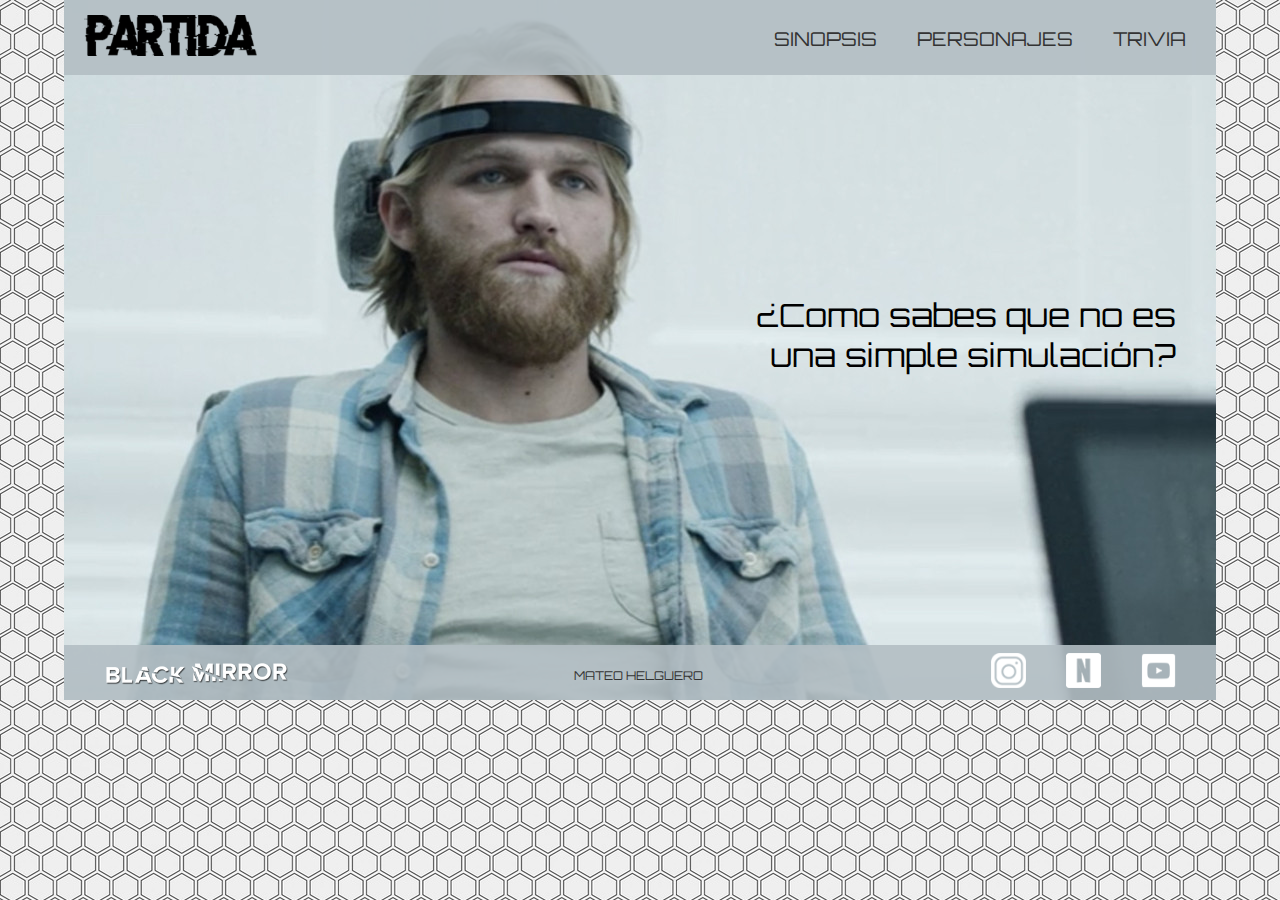
<file: index.html>
<!DOCTYPE html>
<html>
<head>
	<meta charset="utf-8">
	<title>Partida</title>
	<link rel="stylesheet" type="text/css" href="estilo.css">
</head>
<body id="body">
<div id="contenedor">
	

	<main id="main" >
	<header id="header">
		<nav>
			<a href="index.html"><img src="logo.png" class="logo"></a>
			<div id="menu">
 			 			<ul>
 							<li><a href="trivia.html">TRIVIA</a></li>
 							<li><a href="personajes.html">PERSONAJES</a></li>
 							<li><a href="sinopsis.html">SINOPSIS</a></li>
 						</ul>
 			</div>
		</nav>
	
	</header>

	<section id="section">
		<h1 class="como">¿Como sabes que no es <br>una simple simulación?</h1>
	</section>
	
	<footer id="footer">
		<img src="black.png" class="black">
		<div id="pie">
			<p><a href="micro sitio.html">MATEO HELGUERO</a></p>
			<div id="redes">
				<ul>
					<li><a href="https://www.youtube.com/channel/UC5ZiUaIJ2b5dYBYGf5iEUrA"><img src="youtube2.png"></a></li>
					<li><a href="https://www.netflix.com/browse"><img src="Netflix2.png"></a></li>
					<li><a href="https://www.instagram.com/netflixlat/"><img src="Instagram2.png"></a></li>
				</ul>
			</div>
		</div>
	</footer>
	</main>
</div>
</body>
</html>
</file>
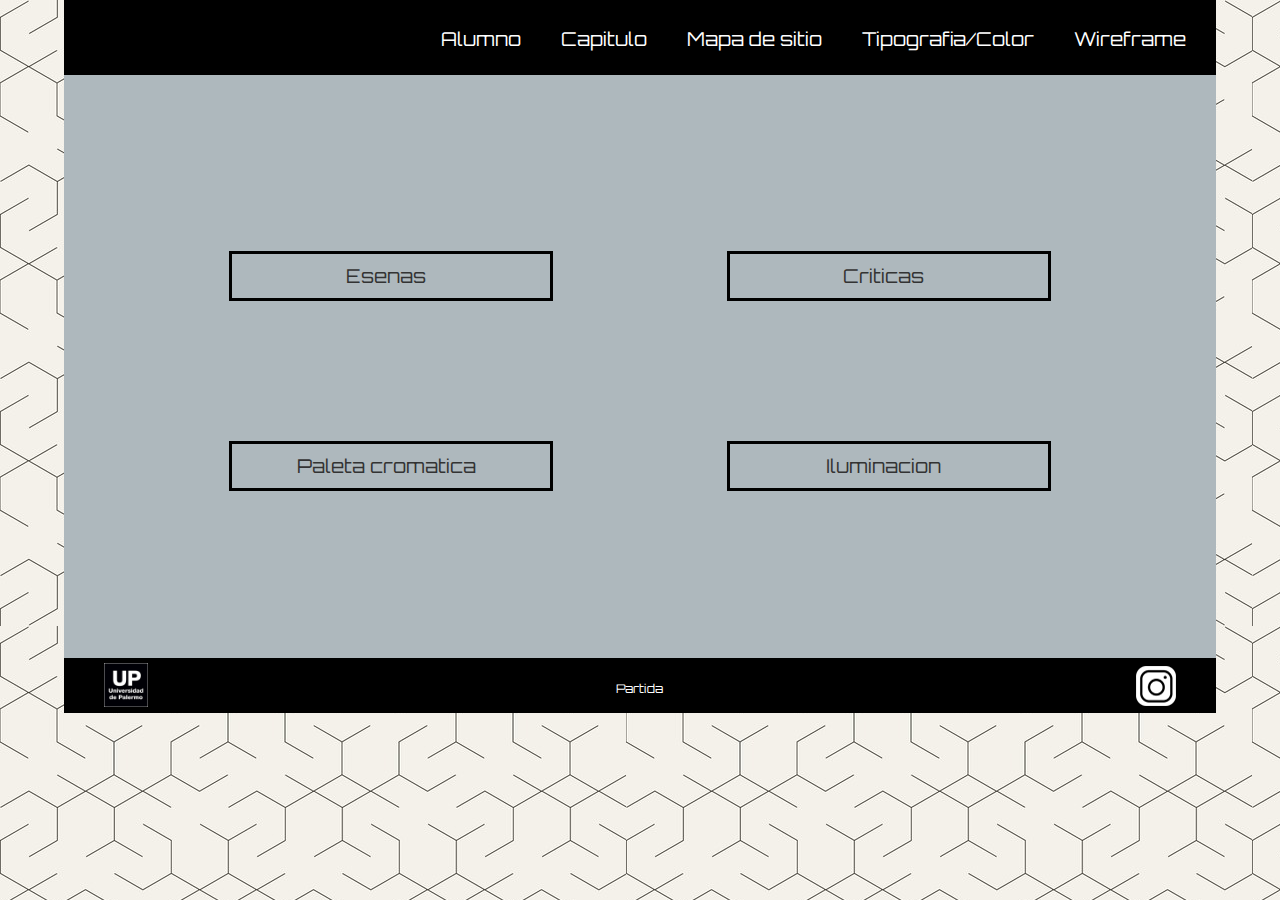
<file: capitulo.html>
<!DOCTYPE html>
<html>
<head>
	<meta charset="utf-8">
	<title>Micro Sitio/Capitulo</title>
	<link rel="stylesheet" type="text/css" href="estilo 2.css">
</head link href="path/to/lightbox.css" rel="stylesheet" />
<body id="body">

<div id="contenedor">

	<main id="main" >
	<header id="header">
		<nav>
			<div id="menu">
 			 			<ul>
 			 				<li><a href="galeria.html">Wireframe</a></li>
 							<li><a href="tipografias.html">Tipografia/Color</a></li>
 							<li><a href="mapa.html">Mapa de sitio</a></li>
 							<li><a href="capitulo.html">Capitulo</a></li>
 							<li><a href="micro sitio.html">Alumno</a></li>
 						</ul>
 			</div>
		</nav>
	</header>
	

	<div id="contenedor2">
		<section id="section">
			<article id="entero">

				<div id="contIC">
					<center><a href="esenas.html">Esenas</a></center>
				</div>
				
				<div id="contDC">
					<center><a href="critica.html">Criticas</a></center>
				</div>

				<div id="contIC">
					<center><a href="paleta.html">Paleta cromatica</a></center>
				</div>

				<div id="contDC">
					<center><a href="iluminacion.html">Iluminacion</a></center>
				</div>
				
			</article>

			

		
				
		</section>
</div>	

	<div id="contenedorP">
		<footer id="footer">
		<img src="palermo.png" class="palermolog">
		<div id="pie">
			<p><a href="index.html">Partida</a></p>
			<div id="redes">
				<ul>
				
					<li><a href="https://www.instagram.com/mat.h_mod/?hl=es"><img src="Instagram2.png"></a></li>
				</ul>
			</div>
		</div>
	</footer>
</div>

	
</main>

</bodyscript src="path/to/lightbox.js"></script>
</html>
</file>
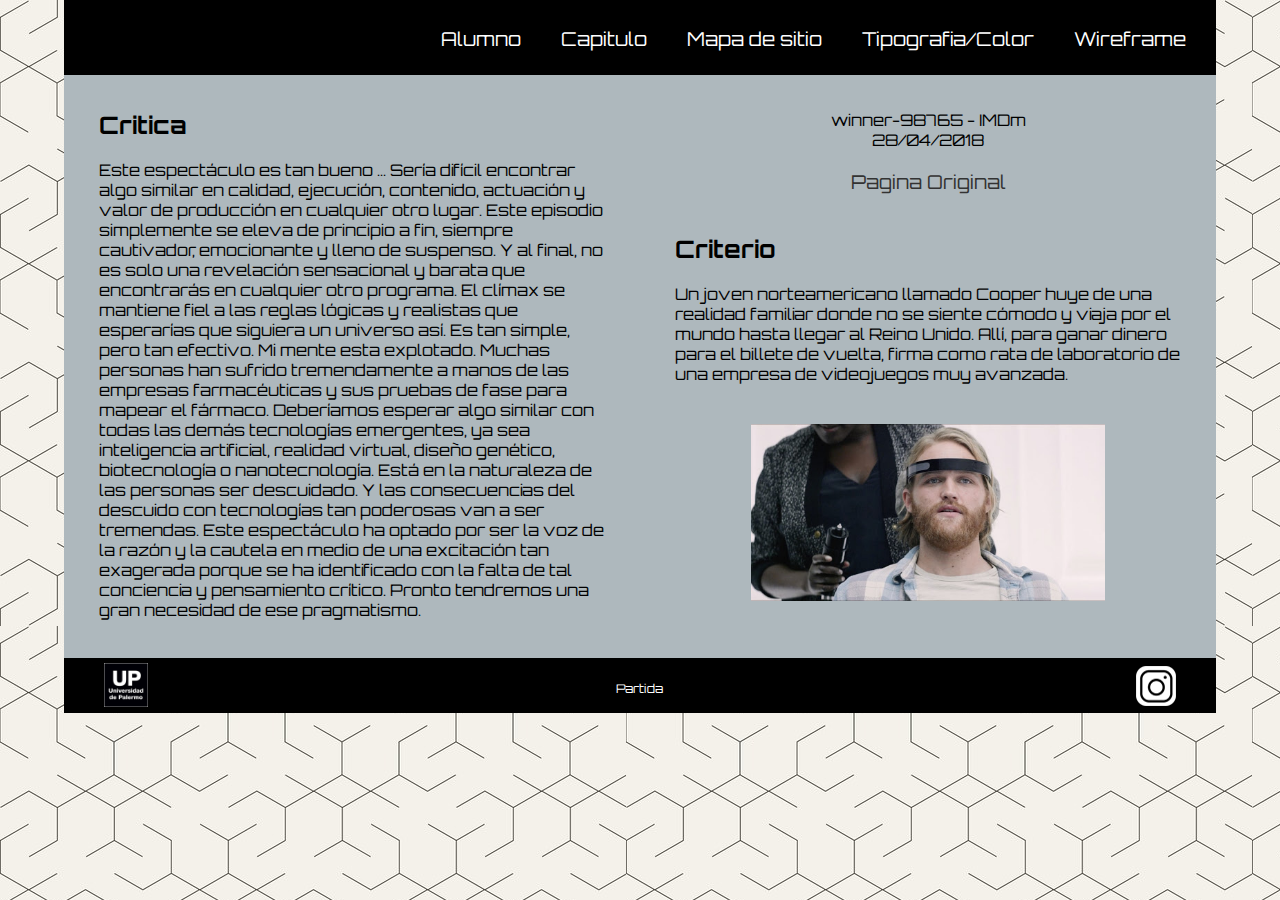
<file: critica.html>
<!DOCTYPE html>
<html>
<head>
	<meta charset="utf-8">
	<title>Micro Sitio/Critica</title>
	<link rel="stylesheet" type="text/css" href="estilo 2.css">
</head link href="path/to/lightbox.css" rel="stylesheet" />
<body id="body">

<div id="contenedor">

	<main id="main" >
	<header id="header">
		<nav>
			<div id="menu">
 			 			<ul>
 			 				<li><a href="galeria.html">Wireframe</a></li>
 							<li><a href="tipografias.html">Tipografia/Color</a></li>
 							<li><a href="mapa.html">Mapa de sitio</a></li>
 							<li><a href="capitulo.html">Capitulo</a></li>
 							<li><a href="micro sitio.html">Alumno</a></li>
 						</ul>
 			</div>
		</nav>
	</header>
	

	<div id="contenedor2">
		<section id="section">
			<article id="isquierda">
				<h2>Critica</h2>
				<br>
				<p>Este espectáculo es tan bueno ... Sería difícil encontrar algo similar en calidad, ejecución, contenido, actuación y valor de producción en cualquier otro lugar. Este episodio simplemente se eleva de principio a fin, siempre cautivador, emocionante y lleno de suspenso. Y al final, no es solo una revelación sensacional y barata que encontrarás en cualquier otro programa. El clímax se mantiene fiel a las reglas lógicas y realistas que esperarías que siguiera un universo así. Es tan simple, pero tan efectivo. Mi mente esta explotado.

				Muchas personas han sufrido tremendamente a manos de las empresas farmacéuticas y sus pruebas de fase para mapear el fármaco. Deberíamos esperar algo similar con todas las demás tecnologías emergentes, ya sea inteligencia artificial, realidad virtual, diseño genético, biotecnología o nanotecnología. Está en la naturaleza de las personas ser descuidado. Y las consecuencias del descuido con tecnologías tan poderosas van a ser tremendas.

				Este espectáculo ha optado por ser la voz de la razón y la cautela en medio de una excitación tan exagerada porque se ha identificado con la falta de tal conciencia y pensamiento crítico. Pronto tendremos una gran necesidad de ese pragmatismo.
				</p>

			</article>

			<article id="derecha">
			<center><p>winner-98765 - IMDm</p> 
				<p>28/04/2018</p>
				<br>
				<a id="link" href="https://www.imdb.com/title/tt5709242/">Pagina Original</a>
			</center>
			<br>
			<br>
			<h2>Criterio</h2>
			<br>
			<p>Un joven norteamericano llamado Cooper huye de una realidad familiar donde no se siente cómodo y viaja por el mundo hasta llegar al Reino Unido. Allí, para ganar dinero para el billete de vuelta, firma como rata de laboratorio de una empresa de videojuegos muy avanzada.</p>
			<br>
			<br>
			<center><a href="cri.jpg" data-lightbox="image-1" data-title="e1"><img src="cri.jpg" width="70%"></a></center>
				

			</article>

			<section>
				
			</section>
</div>	

	<div id="contenedorP">
		<footer id="footer">
		<img src="palermo.png" class="palermolog">
		<div id="pie">
			<p><a href="index.html">Partida</a></p>
			<div id="redes">
				<ul>
					
					<li><a href="https://www.instagram.com/mat.h_mod/?hl=es"><img src="Instagram2.png"></a></li>
				</ul>
			</div>
		</div>
	</footer>
</div>

	
</main>

</bodyscript src="path/to/lightbox.js"></script>
</html>
</file>
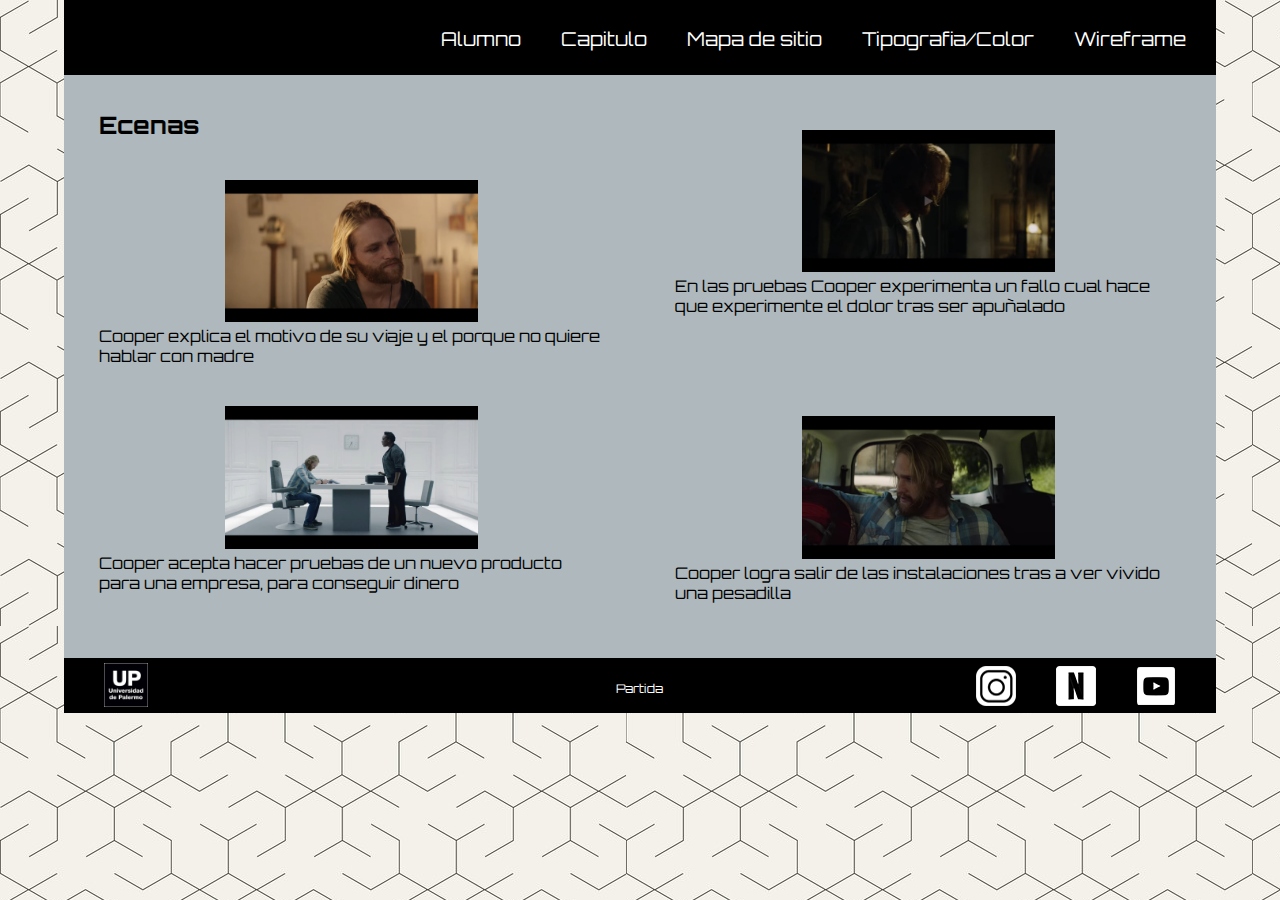
<file: esenas.html>
<!DOCTYPE html>
<html>
<head>
	<meta charset="utf-8">
	<title>Micro Sitio/Esenas</title>
	<link rel="stylesheet" type="text/css" href="estilo 2.css">
</head link href="path/to/lightbox.css" rel="stylesheet" />
<body id="body">

<div id="contenedor">

	<main id="main" >
	<header id="header">
		<nav>
			<div id="menu">
 			 			<ul>
 			 				<li><a href="gleria.html">Wireframe</a></li>
 							<li><a href="tipografias.html">Tipografia/Color</a></li>
 							<li><a href="mapa.html">Mapa de sitio</a></li>
 							<li><a href="capitulo.html">Capitulo</a></li>
 							<li><a href="micro sitio.html">Alumno</a></li>
 						</ul>
 			</div>
		</nav>
	</header>
	

	<div id="contenedor2">
		<section id="section">
			<article id="isquierda">
				<h2>Ecenas</h2>
				<br>
				<br>
				<center><a href="e1.png" data-lightbox="image-1" data-title="e1"><img src="e1.png" width="50%"></a></center>
				<p>Cooper explica el motivo de su viaje y el porque no quiere hablar con madre </p>
				<br>
				<br>
				<center><a href="juego.png" data-lightbox="image-2" data-title="e2"><img src="juego.png" width="50%"></a></center>
				<p>Cooper acepta hacer pruebas de un nuevo producto para una empresa, para conseguir dinero </p>

			</article>

			<article id="derecha">
				<br>
				
				<center><a href="e3.png" data-lightbox="image-1" data-title="e1"><img src="e3.png" width="50%"></a></center>
				<p>En las pruebas Cooper experimenta un fallo cual hace que experimente el dolor tras ser apuñalado</p>
				<br>
				<br>
				<br>
				<br>
				<br>
				<center><a href="e4.png" data-lightbox="image-1" data-title="e1"><img src="e4.png" width="50%"></a></center>
				<p>Cooper logra salir de las instalaciones tras a ver vivido una pesadilla</p>



			</article>

			<section>
				
			</section>
</div>	

	<div id="contenedorP">
		<footer id="footer">
		<img src="palermo.png" class="palermolog">
		<div id="pie">
			<p><a href="index.html">Partida</a></p>
			<div id="redes">
				<ul>
					<li><a href="https://www.youtube.com/channel/UC5ZiUaIJ2b5dYBYGf5iEUrA"><img src="youtube2.png"></a></li>
					<li><a href="https://www.netflix.com/browse"><img src="Netflix2.png"></a></li>
					<li><a href="https://www.instagram.com/mat.h_mod/?hl=es"><img src="Instagram2.png"></a></li>
				</ul>
			</div>
		</div>
	</footer>
</div>

	
</main>

</bodyscript src="path/to/lightbox.js"></script>
</html>
</file>
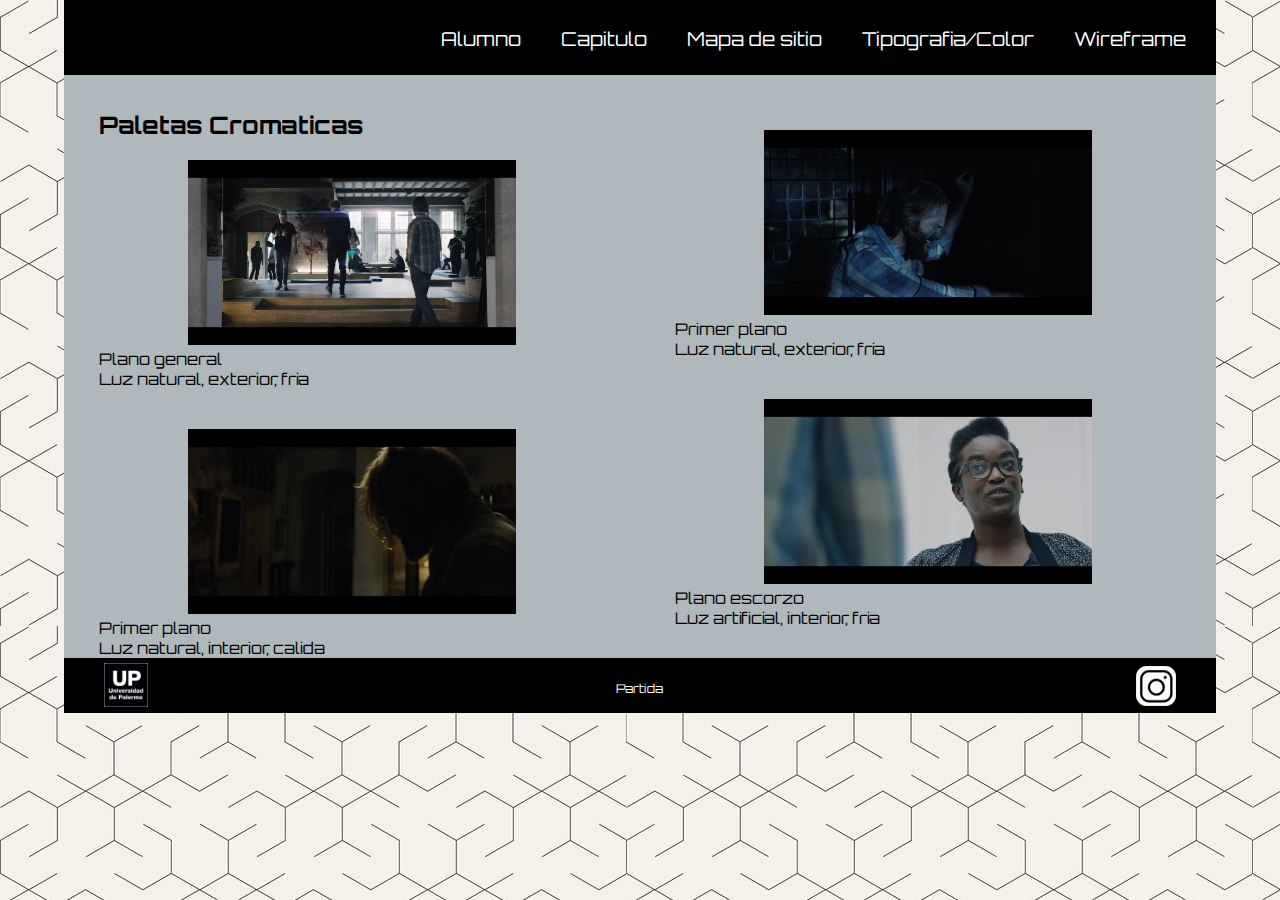
<file: iluminacion.html>
<!DOCTYPE html>
<html>
<head>
	<meta charset="utf-8">
	<title>Micro Sitio/Iluminacion</title>
	<link rel="stylesheet" type="text/css" href="estilo 2.css">
</head link href="path/to/lightbox.css" rel="stylesheet" />
<body id="body">

<div id="contenedor">

	<main id="main" >
	<header id="header">
		<nav>
			<div id="menu">
 			 			<ul>
 			 				<li><a href="galeria.html">Wireframe</a></li>
 							<li><a href="tipografias.html">Tipografia/Color</a></li>
 							<li><a href="mapa.html">Mapa de sitio</a></li>
 							<li><a href="capitulo.html">Capitulo</a></li>
 							<li><a href="micro sitio.html">Alumno</a></li>
 						</ul>
 			</div>
		</nav>
	</header>
	

	<div id="contenedor2">
		<section id="section">
			<article id="isquierda">
				<h2>Paletas Cromaticas</h2>
				<br>
			<center><a href="i1.png" data-lightbox="image-1" data-title="e1"><img src="i1.png" width="65%"></a></center>
				<p>Plano general</p>
				<p>Luz natural, exterior, fria</p>

				<br>
				<br>
			<center><a href="i2.png" data-lightbox="image-1" data-title="e1"><img src="i2.png" width="65%"></a></center>
			<p>Primer plano</p>
			<p>Luz natural, interior, calida </p>


				

			</article>

			<article id="derecha">
			<br>
			
			<center><a href="i3.png" data-lightbox="image-1" data-title="e1"><img src="i3.png" width="65%"></a></center>	
			<p>Primer plano</p>
			<p>Luz natural, exterior, fria</p>

			<br>
			<br>
			<center><a href="i4.png" data-lightbox="image-1" data-title="e1"><img src="i4.png" width="65%"></a></center>
			<p>Plano escorzo</p>
			<p>Luz artificial, interior, fria</p>
			


			</article>

			<section>
				
			</section>
</div>	

	<div id="contenedorP">
		<footer id="footer">
		<img src="palermo.png" class="palermolog">
		<div id="pie">
			<p><a href="index.html">Partida</a></p>
			<div id="redes">
				<ul>
					
					<li><a href="https://www.instagram.com/mat.h_mod/?hl=es"><img src="Instagram2.png"></a></li>
				</ul>
			</div>
		</div>
	</footer>
</div>

	
</main>

</bodyscript src="path/to/lightbox.js"></script>
</html>
</file>
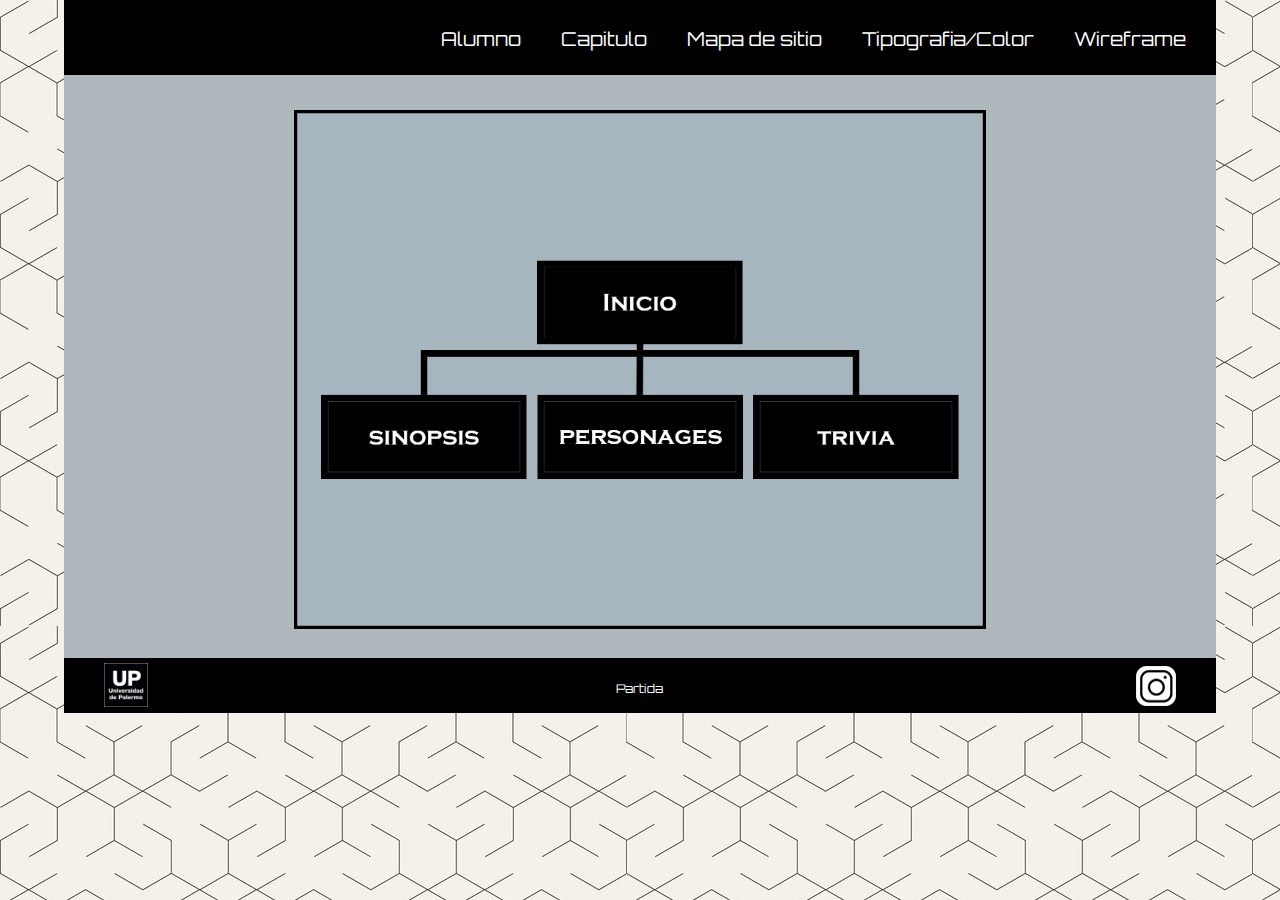
<file: mapa.html>
<!DOCTYPE html>
<html>
<head>
	<meta charset="utf-8">
	<title>Micro Sitio/Mapa de Sitio</title>
	<link rel="stylesheet" type="text/css" href="estilo 2.css">
</head link href="path/to/lightbox.css" rel="stylesheet" />
<body id="body">

<div id="contenedor">

	<main id="main" >
	<header id="header">
		<nav>
			<div id="menu">
 			 			<ul>
 			 				<li><a href="galeria.html">Wireframe</a></li>
 							<li><a href="tipografias.html">Tipografia/Color</a></li>
 							<li><a href="mapa.html">Mapa de sitio</a></li>
 							<li><a href="capitulo.html">Capitulo</a></li>
 							<li><a href="micro sitio.html">Alumno</a></li>
 						</ul>
 			</div>
		</nav>
	</header>
	

	<div id="contenedor2">
		<section id="section">
			<article id="entero">
				
			<center><a href="mapa.jpg" data-lightbox="image-1" data-title="Mapa"><img src="mapa.jpg" width="64%"></a></center>

				
			</article>

			
			<section>
				
			</section>
</div>	

	<div id="contenedorP">
		<footer id="footer">
		<img src="palermo.png" class="palermolog">
		<div id="pie">
			<p><a href="index.html">Partida</a></p>
			<div id="redes">
				<ul>
					
					<li><a href="https://www.instagram.com/mat.h_mod/?hl=es/"><img src="Instagram2.png"></a></li>
				</ul>
			</div>
		</div>
	</footer>
</div>

</main>
</body script src="path/to/lightbox.js"></script>
</html>
</file>
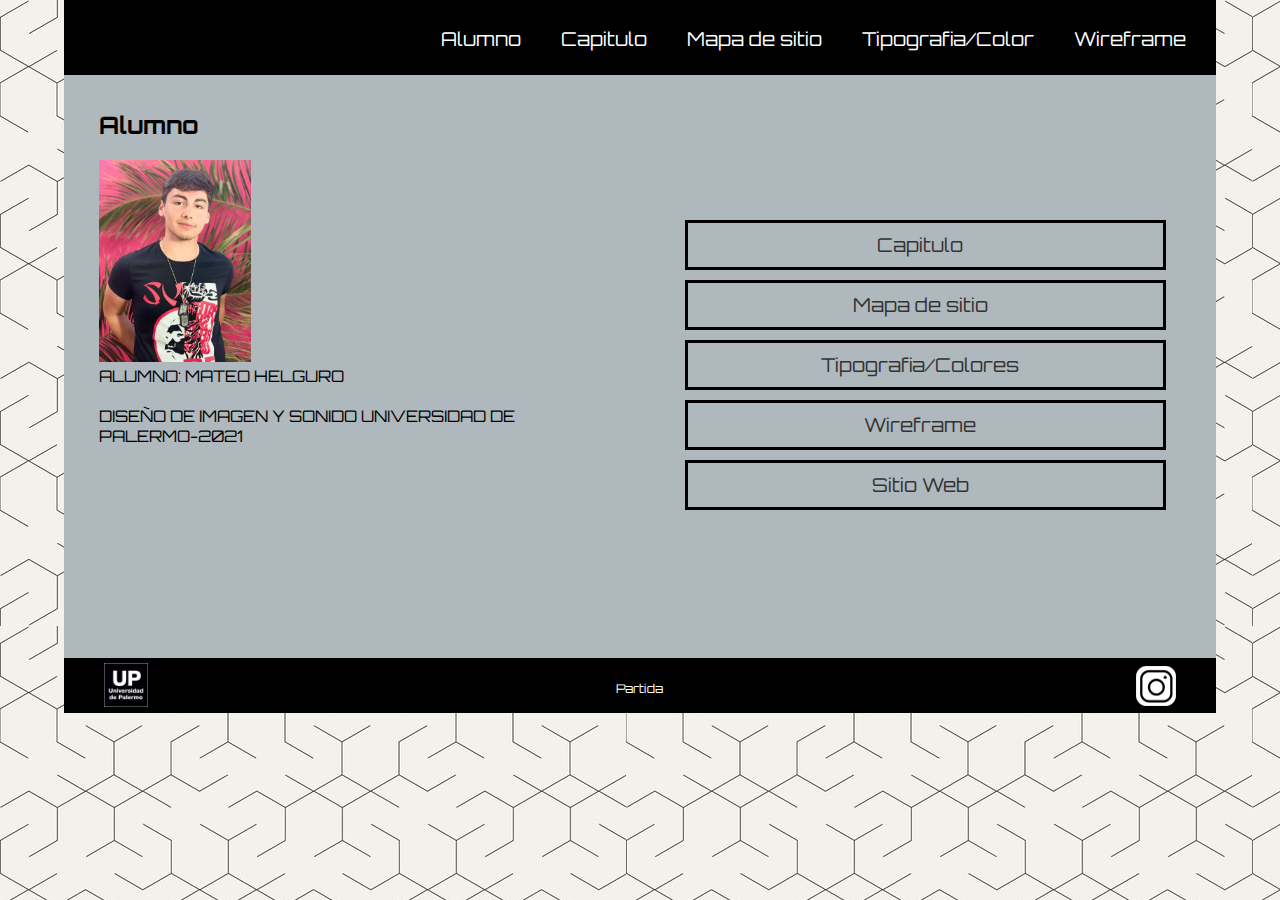
<file: micro sitio.html>
<!DOCTYPE html>
<html>
<head>
	<meta charset="utf-8">
	<title>Micro Sitio</title>
	<link rel="stylesheet" type="text/css" href="estilo 2.css">
</head>
<body id="body">

<div id="contenedor">

	<main id="main" >
	<header id="header">
		<nav>
			<div id="menu">
 			 			<ul>
 			 				<li><a href="galeria.html">Wireframe</a></li>
 							<li><a href="tipografias.html">Tipografia/Color</a></li>
 							<li><a href="mapa.html">Mapa de sitio</a></li>
 							<li><a href="capitulo.html">Capitulo</a></li>
 							<li><a href="micro sitio.html">Alumno</a></li>
 						</ul>
 			</div>
		</nav>
	</header>
	

	<div id="contenedor2">
		<section id="section">
			<article id="isquierda">
				<h2>Alumno</h2>
				<br>
				<img src="mat.jpg " width="30%">
				<p>ALUMNO: MATEO HELGURO</p>
				<br>
				<p>DISEÑO DE IMAGEN Y SONIDO
				UNIVERSIDAD DE PALERMO-2021</p>
			</article>

			<article id="derecha">
				
					<br>
				<br>
				<br>
				<br>
				<br>
				<div id="botones">
					<a href="capitulo.html"><p><center>Capitulo</p></center></a>
				</div>


				<div id="botones">
					<a href="mapa.html"><center>Mapa de sitio</center></a>
				</div>

				<div id="botones">
					<a href="tipografias.html"><p><center>Tipografia/Colores</p></center></a>
				</div>

				<div id="botones">
					<a href="galeria.html"><p><center>Wireframe</p></center></a>
				</div>

				<div id="botones">
					<a href="index.html"><p><center>Sitio Web</p></center></a>
				</div>
		


			</article>

			<section>
				
			</section>
</div>	

	<div id="contenedorP">
		<footer id="footer">
		<img src="palermo.png" class="palermolog">
		<div id="pie">
			<p><a href="index.html">Partida</a></p>
			<div id="redes">
				<ul>
					
					<li><a href="https://www.instagram.com/mat.h_mod/?hl=es"><img src="Instagram2.png"></a></li>
				</ul>
			</div>
		</div>
	</footer>
</div>

	
</main>

</bodyscript src="path/to/lightbox.js"></script>
</html>
</file>
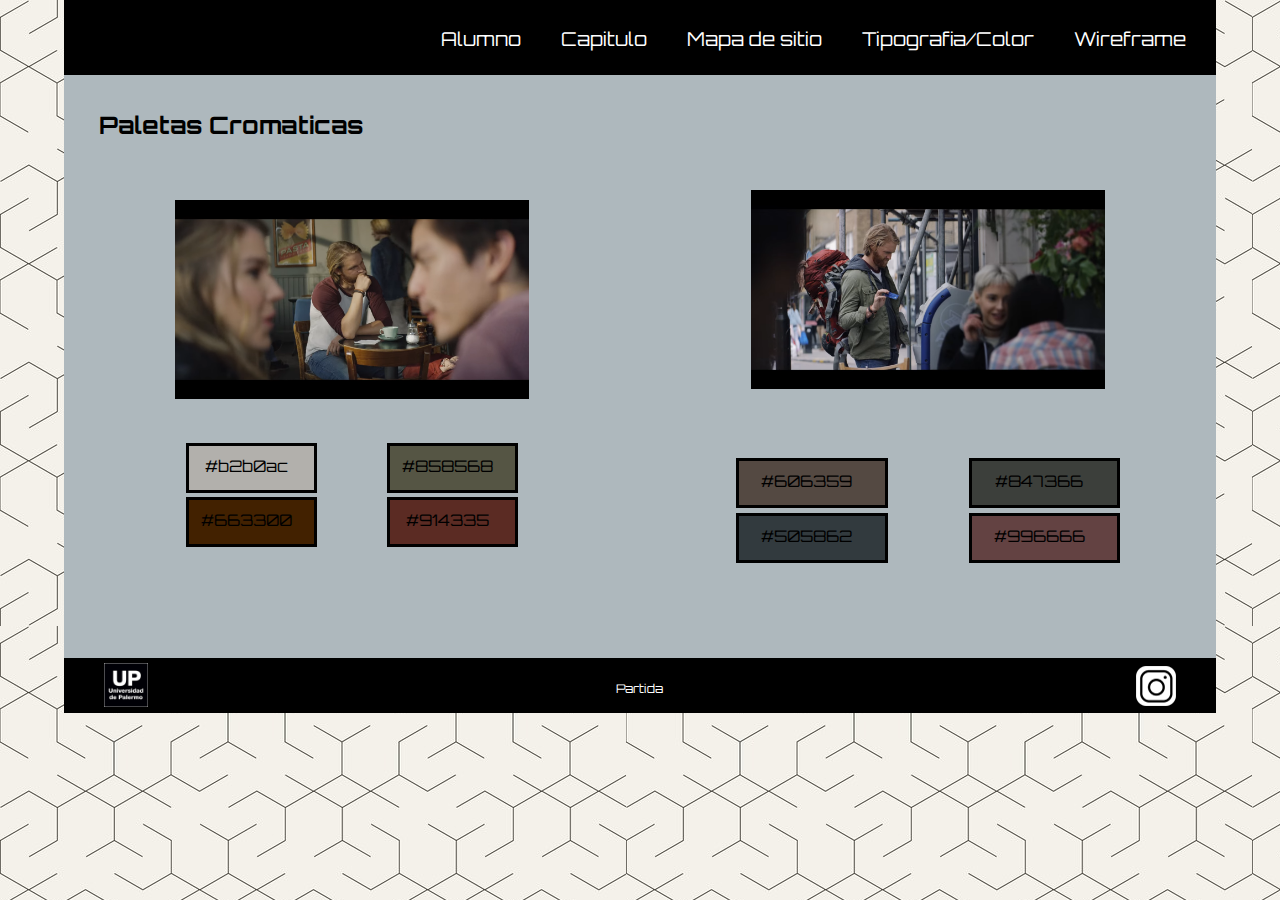
<file: paleta.html>
<!DOCTYPE html>
<html>
<head>
	<meta charset="utf-8">
	<title>Micro Sitio/Paleta Cromatica</title>
	<link rel="stylesheet" type="text/css" href="estilo 2.css">
</head link href="path/to/lightbox.css" rel="stylesheet" />
<body id="body">

<div id="contenedor">

	<main id="main" >
	<header id="header">
		<nav>
			<div id="menu">
 			 			<ul>
 			 				<li><a href="galeria.html">Wireframe</a></li>
 							<li><a href="tipografias.html">Tipografia/Color</a></li>
 							<li><a href="mapa.html">Mapa de sitio</a></li>
 							<li><a href="capitulo.html">Capitulo</a></li>
 							<li><a href="micro sitio.html">Alumno</a></li>
 						</ul>
 			</div>
		</nav>
	</header>
	

	<div id="contenedor2">
		<section id="section">
			<article id="isquierda">
				<h2>Paletas Cromaticas</h2>
				<br>
				<br>
				<br>
				<center><a href="p1.png" data-lightbox="image-1" data-title="e1"><img src="p1.png" width="70%"></a></center>
				<div id="derecha2">


					<div id="contIC2">
					<center>#b2b0ac</center>
				</div>
				
				<div id="contDC2">
					<center><p>#858568</p></center>
				</div>

				<div id="contIC22">
					<center><p>#663300</p></center>
				</div>

				<div id="contDC22">
					<center><p>#914335</p></center>
				</div> 
				
				</div>

				

			</article>

			<article id="derecha">
				<br>
				<br>
				<br>
				<br>
				
		
				<center><a href="tarjeta.png" data-lightbox="image-1" data-title="e1"><img src="tarjeta.png" width="70%"></a></center>
				<br>
				<br>
				<br>
			
			<div id="contIC3">
					<center>#606359</center>
				</div>
				
				<div id="contDC3">
					<center><p>#847366</p></center>
				</div>

				<div id="contIC33">
					<center><p>#505862</p></center>
				</div>

				<div id="contDC33">
					<center><p>#996666</p></center>
				</div> 
				

			</article>

			<section>
				
			</section>
</div>	

	<div id="contenedorP">
		<footer id="footer">
		<img src="palermo.png" class="palermolog">
		<div id="pie">
			<p><a href="index.html">Partida</a></p>
			<div id="redes">
				<ul>
					
					<li><a href="https://www.instagram.com/mat.h_mod/?hl=es"><img src="Instagram2.png"></a></li>
				</ul>
			</div>
		</div>
	</footer>
</div>

	
</main>

</bodyscript src="path/to/lightbox.js"></script>
</html>
</file>
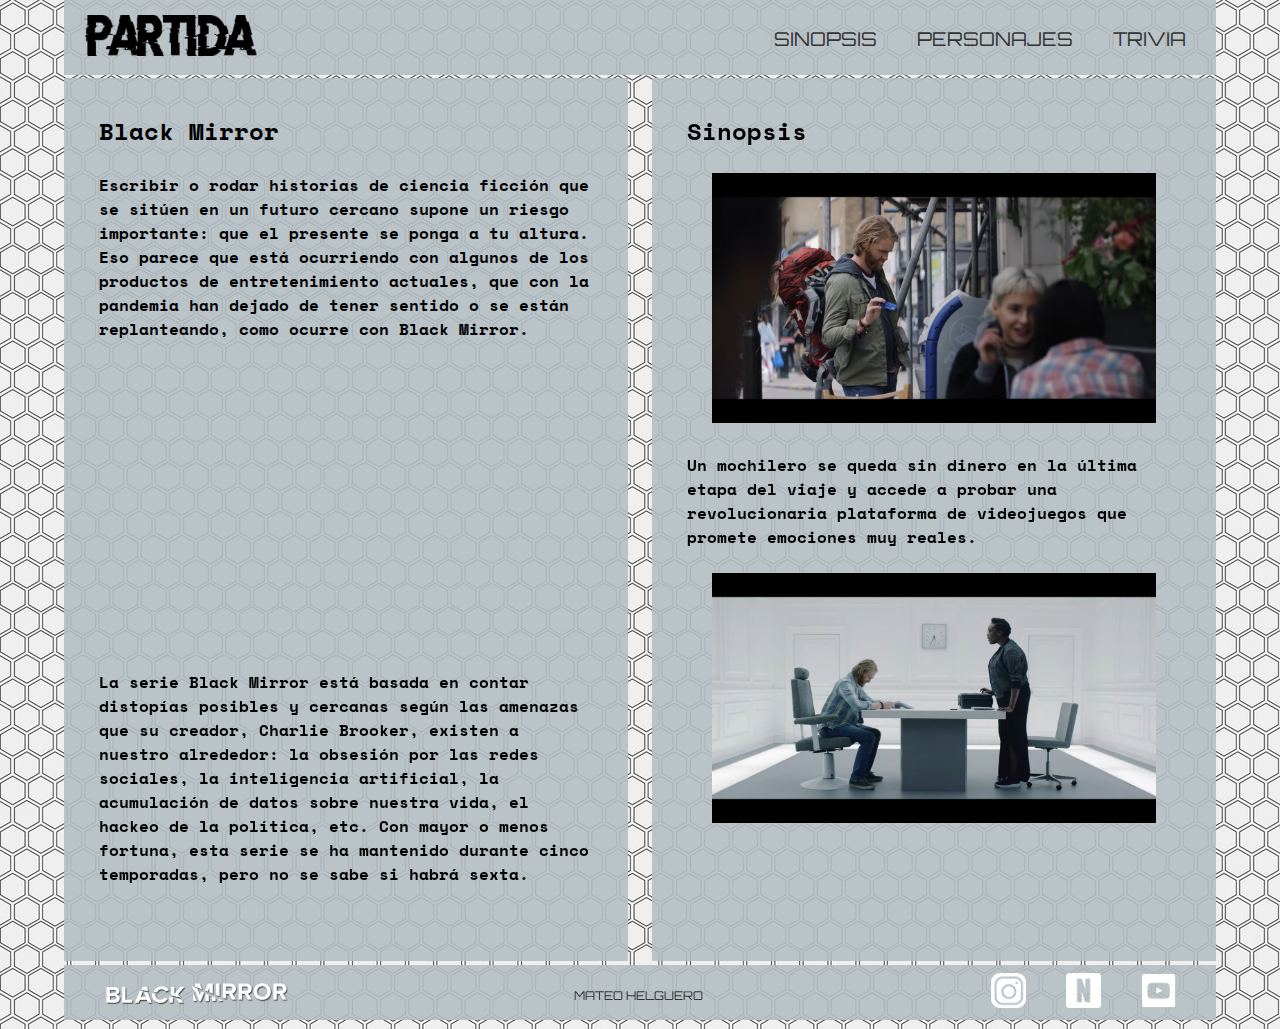
<file: sinopsis.html>
<!DOCTYPE html>
<html>
<head>
  <meta charset="utf-8">
  <title>Partida/Sinopsis</title>
  <link rel="stylesheet" type="text/css" href="estilo.css">
</head>

<body id="body1">

<div id="contenedorS">
<main id="main1">
  <header id="header1">
    <nav>
      <a href="index.html"><img src="logo.png" class="logo"></a>
      <div id="menu1">
            <ul>
              <li><a href="trivia.html">TRIVIA</a></li>
              <li><a href="personajes.html">PERSONAJES</a></li>
              <li><a href="sinopsis.html">SINOPSIS</a></li>
            </ul>
      </div>
    </nav>
  </header>
</main>
</div>

<div id="contenedor2">
    <section>

      <article id="derecha">
        <b>
        <h2>Black Mirror</h1>
        <br>
        <p>Escribir o rodar historias de ciencia ficción que se sitúen en un futuro cercano supone un riesgo importante: que el presente se ponga a tu altura. Eso parece que está ocurriendo con algunos de los productos de entretenimiento actuales, que con la pandemia han dejado de tener sentido o se están replanteando, como ocurre con Black Mirror.</p>
        <br> 
        
        <center><iframe width="460" height="275" src="https://www.youtube.com/embed/jDiYGjp5iFg" title="YouTube video player" frameborder="0" allow="accelerometer; autoplay; clipboard-write; encrypted-media; gyroscope; picture-in-picture" allowfullscreen></iframe></center>
        <br>
        
        <p>La serie Black Mirror está basada en contar distopías posibles y cercanas según las amenazas que su creador, Charlie Brooker, existen a nuestro alrededor: la obsesión por las redes sociales, la inteligencia artificial, la acumulación de datos sobre nuestra vida, el hackeo de la política, etc. Con mayor o menos fortuna, esta serie se ha mantenido durante cinco temporadas, pero no se sabe si habrá sexta.</p><br></b>
      </article>

      <article id="isquierda">
      <b>
        <h2>Sinopsis</h2> 
        <br>
        <center><img src="tarjeta.png" width="90%"></center>
        <br>
        <p>Un mochilero se queda sin dinero en la última etapa del viaje y accede a probar una revolucionaria plataforma de videojuegos que promete emociones muy reales.</p>
        <br>
        <center><img src="juego.png" width="90%"></center>
      </b>

       </article>
    </section>
</div>

<div id="contenedor3">
    <footer id="footer1">
      <img src="black.png" class="black">
    <div id="pie">
      <p><a href="micro sitio.html">MATEO HELGUERO</a></p>
      <div id="redes">
        <ul>
          <li><a href="https://www.youtube.com/channel/UC5ZiUaIJ2b5dYBYGf5iEUrA"><img src="youtube2.png"></a></li>
          <li><a href="https://www.netflix.com/browse"><img src="Netflix2.png"></a></li>
          <li><a href="https://www.instagram.com/netflixlat/"><img src="Instagram2.png"></a></li>
        </ul>
      </div>
    </div>
      
    </footer>
</div>

</body>
</html>
</file>
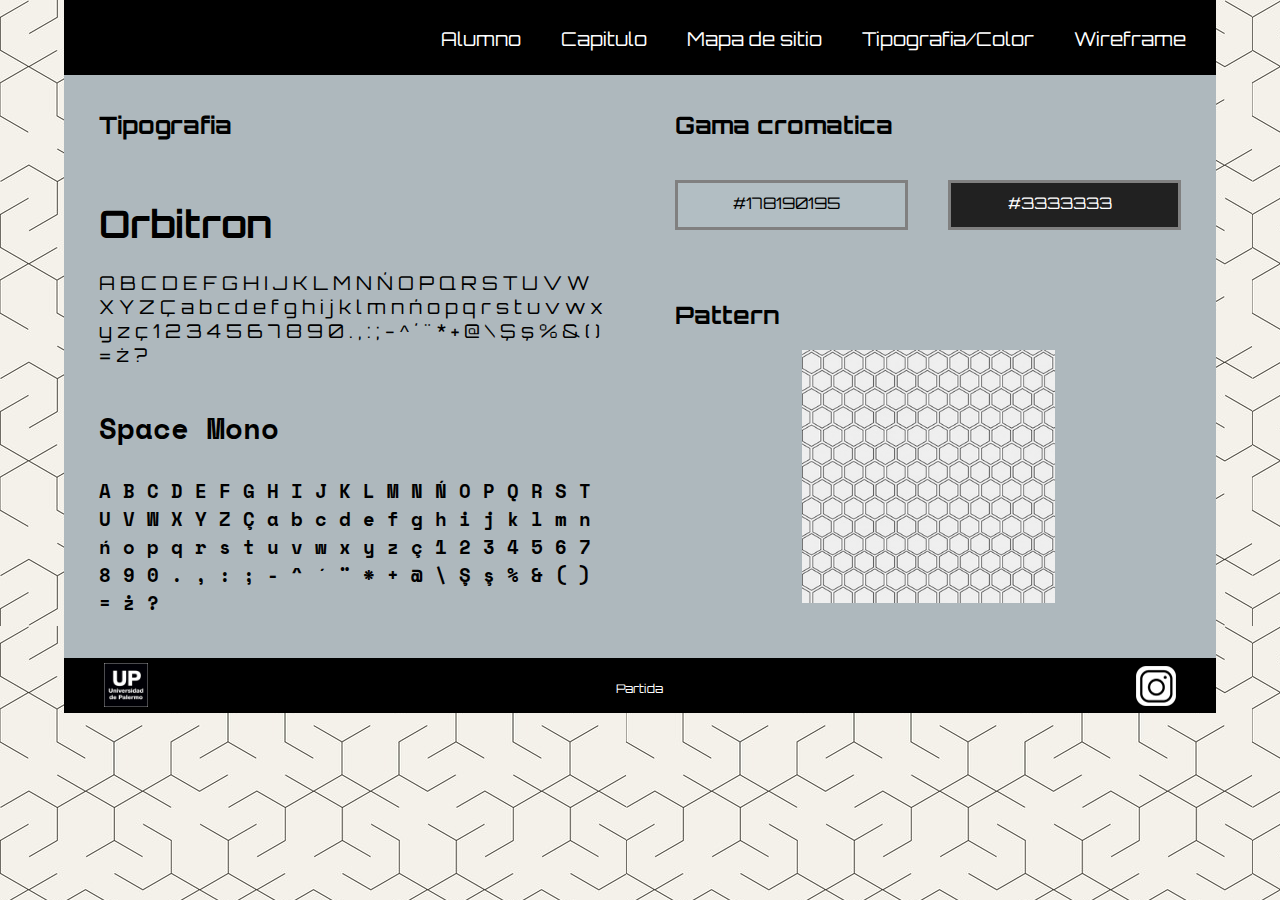
<file: tipografias.html>
<!DOCTYPE html>
<html>
<head>
	<meta charset="utf-8">
	<title>Micro Sitio/Tipografia/Color</title>
	<link rel="stylesheet" type="text/css" href="estilo 2.css">
</head link href="path/to/lightbox.css" rel="stylesheet" />
<body id="body">

<div id="contenedor">

	<main id="main" >
	<header id="header">
		<nav>
			<div id="menu">
 			 			<ul>
 			 				<li><a href="galeria.html">Wireframe</a></li>
 							<li><a href="tipografias.html">Tipografia/Color</a></li>
 							<li><a href="mapa.html">Mapa de sitio</a></li>
 							<li><a href="capitulo.html">Capitulo</a></li>
 							<li><a href="micro sitio.html">Alumno</a></li>
 						</ul>
 			</div>
		</nav>
	</header>
	

	<div id="contenedor2">
		<section id="section">
			<article id="isquierda">
				<h2>Tipografia</h2>
				<br>
				<br>
				<br>
				<div id="orbio">
				<b><h1>Orbitron</h1></b>
				<br>
				<p>A B C D E F G H I J K L M N Ń O P Q R S T U V W X Y Z Ç
				a b c d e f g h i j k l m n ń o p q r s t u v w x y z ç
				1 2 3 4 5 6 7 8 9 0 . , : ; - ^ ´ ¨ * + @ \ Ş ş % & ( ) = ż ?</p>
				</div>
				<br>
				<br>
				<div id="space">
				<b><h2>Space Mono</h2>
				<br>
				<p>A B C D E F G H I J K L M N Ń O P Q R S T U V W X Y Z Ç
				a b c d e f g h i j k l m n ń o p q r s t u v w x y z ç
				1 2 3 4 5 6 7 8 9 0 . , : ; - ^ ´ ¨ * + @ \ Ş ş % & ( ) = ż ?</p></b>	

				</div>
			</article>

			<article id="derecha">
				<h2>Gama cromatica</h2>
				<br>
				<br>
				<div id="contcolorI">
					<center><p>#178190195</p></center>
				</div>
				
				<div id="contcolorD">
					<center><p>#3333333</p></center>
				</div>
				<br>
				<br>
				<br>
				<br>
				<br>
				<br>
				<h2>Pattern</h2>
				<br>
				<center><a href="patern.jpg" data-lightbox="image-1" data-title="Mapa"><img src="patern.jpg" width="50%"></a></center>

			</article>

			<section>
				
			</section>
</div>	

	<div id="contenedorP">
		<footer id="footer">
		<img src="palermo.png" class="palermolog">
		<div id="pie">
			<p><a href="index.html">Partida</a></p>
			<div id="redes">
				<ul>
					
					<li><a href="https://www.instagram.com/mat.h_mod/?hl=es"><img src="Instagram2.png"></a></li>
				</ul>
			</div>
		</div>
	</footer>
</div>

	
</main>

</bodyscript src="path/to/lightbox.js"></script>
</html>
</file>
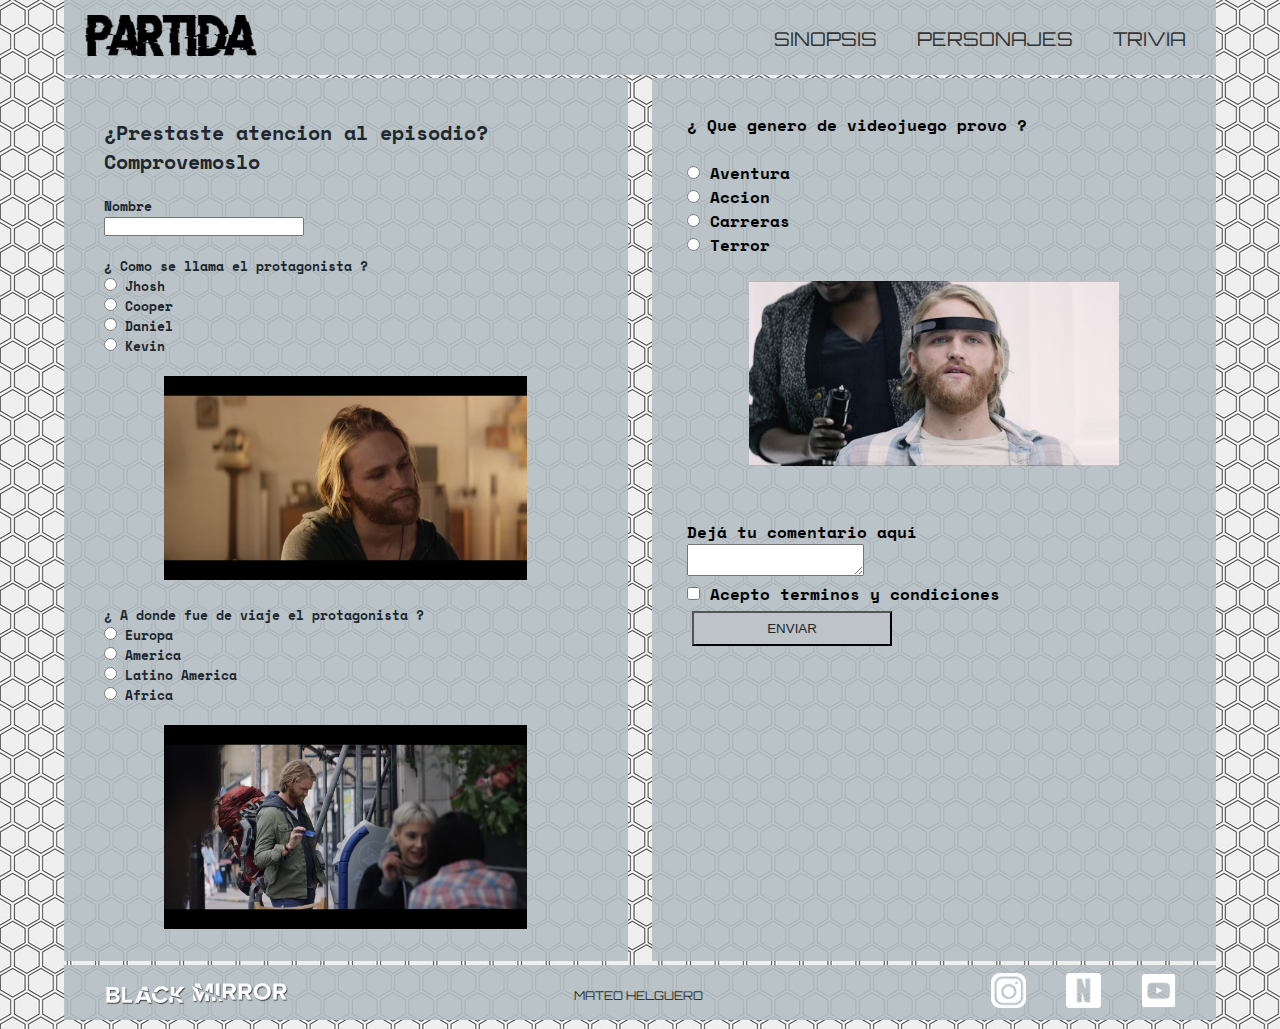
<file: trivia.html>
<!DOCTYPE html>
<html>
<head>
  <meta charset="utf-8">
  <title>Partida/Trivia</title>
  <link rel="stylesheet" type="text/css" href="estilo.css">
</head>

<body id="body1">

<div id="contenedorS">
<main id="main1">
  <header id="header1">
    <nav>
      <a href="index.html"><img src="logo.png" class="logo" ></a>
      <div id="menu1">
            <ul>
              <li><a href="trivia.html">TRIVIA</a></li>
              <li><a href="personajes.html">PERSONAJES</a></li>
              <li><a href="sinopsis.html">SINOPSIS</a></li>
            </ul>
      </div>
    </nav>
  </header>
</main>
</div>

<div id="contenedor2">
   <form method="post" action="mailto:matermc@hotmail.com">  
    <section id="section">

      <article id="derecha">
       
        <article id="formulario">

      <b><h2> ¿Prestaste atencion al episodio? Comprovemoslo </h2>
      
        <br>
      <label>Nombre</label> 
      <br>
      <input type="text" name="nombre" class="cajita">  
      <br>
      <br>

      <label> ¿ Como se llama el protagonista ? </label>
      <br>
      <input type="radio" name="boton" value="1"> Jhosh
      <br>
      <input type="radio" name="boton" value="2"> Cooper
      <br>
      <input type="radio" name="boton" value="3"> Daniel
      <br>
      <input type="radio" name="boton" value="4"> Kevin
      
      <br>
      <br>
      <center><img src="e1.png" width="75%"></center>
      <br>

      <label>¿ A donde fue de viaje el protagonista ?</label>
      <br>
      <input type="radio" name="boton1" value="1"> Europa
      <br>
      <input type="radio" name="boton1" value="2"> America
      <br>
      <input type="radio" name="boton1" value="3"> Latino America 
      <br>
      <input type="radio" name="boton1" value="4"> Africa
      <br> <br>
      <center><img src="tarjeta.png" width="75%"></center>
       <br> 
      </article>
    </article>

      <article id="isquierda">
      
      <label> ¿ Que genero de videojuego provo ? </label> 
      <br>
      <br>
      <input type="radio" name="boton2" value="1"> Aventura
      <br>
      <input type="radio" name="boton2" value="2"> Accion 
      <br> 
      <input type="radio" name="boton2" value="3"> Carreras
      <br>
      <input type="radio" name="boton2" value="4"> Terror 
      <br> <br>
      <center><img src="triv.jpg" width="75%"></center>
      <br> <br>


     <label> Dejá tu comentario aquí</label> <br>

     <textarea class="coment"></textarea>
    <br>  
    <input type="checkbox" name="acepto"> <label> Acepto terminos y condiciones</label> 

    
    <input type="submit" name="enviar" value=" ENVIAR " class="boton"></input>
    <br></b>

       </article>
    </section>
  </form>
</div>

<div id="contenedor3">
    <footer id="footer1">
      <img src="black.png" class="black">
    <div id="pie">
      <p><a href="micro sitio.html">MATEO HELGUERO</a></p>
      <div id="redes">
        <ul>
          <li><a href="https://www.youtube.com/channel/UC5ZiUaIJ2b5dYBYGf5iEUrA"><img src="youtube2.png"></a></li>
          <li><a href="https://www.netflix.com/browse"><img src="Netflix2.png"></a></li>
          <li><a href="https://www.instagram.com/netflixlat/"><img src="Instagram2.png"></a></li>
        </ul>
      </div>
    </div>
      
    </footer>
</div>

</body>
</html>
</file>
<file: estilo.css>
@import url('https://fonts.googleapis.com/css2?family=Orbitron:wght@700&display=swap');
@import url("https://fonts.googleapis.com/css2?family=Space+Mono:wght@400;700&display=swap");

*{
	margin: 0;
	padding: 0;
	box-sizing: border-box;
}

#body{
	background-color: black;
	font-family: 'Orbitron', sans-serif;
	background-image: url(patern.jpg);
}


#contenedor{
	width: 90%;
	height: 700px;
	background-image: url(fon.jpg);
	margin-left: auto;
	margin-right: auto;
}

#main{
	width: 100%;
	height: 700px;
	margin-left: auto;
	margin-right: auto;
	background-image: ;
	background-repeat: no-repeat;
	background-position: 50% 50%;
}

#header{
	width: 100%;
	height: 75px;
	background-color: rgba(178, 190, 195, .9);
}

#section{

	width: 100%;
	height: 583px;

}

#footer{
	width: 100%;
	height: 55px;
	background-color: rgba(178, 190, 195, .9);
	margin-top: -13px;
}

.como{

	font-family: 'Orbitron', sans-serif;
	font-weight:300;
	text-align: right;
	padding-top: 220px;
	padding-right: 40px;
}


.logo{
	float: left;
	margin-left: 20px;
	margin-top: 15px;
	width: 15%;
}



#menu li{
	display: inline;
}

#menu li a{
	font-size: 19px;
	text-decoration: none;
	float: right;
	padding: 10px;
	margin-top: 10px;
	margin-right: 20px;
	color: #333333;
	font-family:  'Orbitron', sans-serif;
	margin-top: 17px;
}

#menu p{
	font-size: 19px;
	text-decoration: none;
	float: left;
	padding-top: 22px;
	color: #333333;
	font-family:  'Orbitron', sans-serif;

}





.black{
	float: left;
	margin-left: 40px;
	margin-top: -8px;
	height: 130%;
	width: 130%:;

}

#pie{
	font-size: 12px;
	color: #333333;
	text-decoration: none;
	font-family:  'Orbitron', sans-serif;
	font-style: normal;
	font-weight: 300;
	margin-left: 44.3%;
	padding-top: 23px;
}

#pie a{
	font-size: 12px;
	text-decoration: none;
	color: #333333;
	font-family:  'Orbitron', sans-serif;
}



#redes li{
	display: inline;
}

#redes li img {
	text-decoration: none;
	float: right;
	margin-top: -30px;
	margin-right: 40px;
}



















#body1{
background-image: url(patern.jpg);
font-family: 'Space Mono', monospace;
}

#header1{
	width: 100%;
	height: 75px;
	background-color: rgba(178, 190, 195, .9);
} 

#contenedorS{
	font-family: 'Orbitron', sans-serif;
	width: 90%;
	height: 78px;
	margin-left: auto;
	margin-right: auto;
}



#menu1 li{
	display: inline;
}

#menu1 li a{
	font-size: 19px;
	text-decoration: none;
	float: right;
	padding: 10px;
	margin-top: 10px;
	margin-right: 20px;
	color: #333333;
	font-family:  'Orbitron', sans-serif;
	margin-top: 17px;
}

#menu1 p{
	font-size: 19px;
	text-decoration: none;
	float: left;
	padding-top: 22px;
	color: #333333;
	font-family:  'Orbitron', sans-serif;

}

#main1{
	width: 100%;
	height: 700px;
	margin-left: auto;
	margin-right: auto;
	background-image: ;
	background-repeat: no-repeat;
	background-position: 50% 50%;
}


#contenedor2{
	width: 90%;
	height: 900px;
	margin-left: auto;
	margin-right: auto;
}

#derecha{
	width: 48.95%;
	height: 883px;
	background-color:  rgba(178, 190, 195, .9);
	float: left;
	padding: 35px;
	margin-left: auto;
	margin-right: auto;
}

#isquierda{
	width: 48.95%;
	height: 883px;
	background-color:  rgba(178, 190, 195, .9);
	float: right;
	padding: 35px;
	margin-left: auto;
	margin-right: auto;
}

#footer1{
	width: 100%;
	height: 55px;
	background-color: rgba(178, 190, 195, .9);
	margin-top: -13px;
}

#contenedor3{
	width: 90%;
	height: 55px;
	margin-left: auto;
	margin-right: auto;
}

.black{
	float: left;
	margin-left: 40px;
	margin-top: -8px;
	height: 130%;
	width: 130%:;
}

#redes li{
	display: inline;
}

#redes li img {
	width: 35px;
	height: 35px;
	text-decoration: none;
	float: right;
	margin-top: -30px;
	margin-right: 40px;
}



















#contenedor4{
	width: 90%;
	height: 2880px;
	margin-left: auto;
	margin-right: auto;

}

#medio{
	width: 100%;
	height: 2863px;
	background-color:  rgba(178, 190, 195, .9);
	padding: 35px;
	font-family: 'Space Mono', monospace;
}

#contIMG{
	width: 100%;
	height: 162px;
	margin-left: auto;
	margin-right: auto;
	background-color: rgba(0, 0, 0, .3);
}

#nombre{
	margin-left: 50%;
	margin-top: -23%;
}
#nombre2{
	margin-left: 50%;
	margin-top: -00%;
}

#contIMG1{
	width: 100%;
	height: 162px;
	margin-left: auto;
	margin-right: auto;
	background-color: rgba(0, 0, 0, .3);
}



#dere{
	margin-left: 75%;
}





 #formulario{
	width: 100%;
	height: 500px;
	max-width: 1280px;
	color:#1e272e;
    font-size: 10pt;
    padding: 1%;
    margin-left: auto;
	margin-right: auto;

}

.boton{
	width: 200px;
	height: 35px;
	color: #1e272e;
	background-color:#bdc3c7 ;
	padding: 1%;
	margin: 1%;
}

.cajita{
	width: 200px;
}
</file>
<file: estilo 2.css>
@import url('https://fonts.googleapis.com/css2?family=Orbitron:wght@700&display=swap');
@import url("https://fonts.googleapis.com/css2?family=Space+Mono:wght@400;700&display=swap");

*{
	margin: 0;
	padding: 0;
	box-sizing: border-box;
}


#body{
	background-color: black;
	font-family: 'Orbitron', sans-serif;
	background-image: url(patern2.jpg);
}


#contenedor{
	width: 90%;
	height: 710px;
	background-color: grey;
	margin-left: auto;
	margin-right: auto;
}

#main{
	width: 100%;
	height: 700px;
	margin-left: auto;
	margin-right: auto;
	background-image: ;
	background-repeat: no-repeat;
	background-position: 50% 50%;
}

#header{
	width: 100%;
	height: 75px;
	background-color: black;
}

#menu li{
	display: inline;
}

#menu li a{
	font-size: 19px;
	text-decoration: none;
	float: right;
	padding: 10px;
	margin-top: 10px;
	margin-right: 20px;
	color: white;
	font-family:  'Orbitron', sans-serif;
	margin-top: 17px;
}

#menu p{
	font-size: 19px;
	text-decoration: none;
	float: left;
	padding-top: 22px;
	color: #333333;
	font-family:  'Orbitron', sans-serif;

}


#contenedorS{
	font-family: 'Orbitron', sans-serif;
	width: 90%;
	height: 78px;
	margin-left: auto;
	margin-right: auto;
}

#entero{
	width: 100%;
	height: 583px;
	background-color:  rgba(178, 190, 195, .9);
	padding: 35px;
}

#isquierda{
	width: 49.99%;
	height: 583px;
	background-color:  rgba(178, 190, 195, .9);
	float: left;
	padding: 35px;
}

#derecha{
	width: 49.99%;
	height: 583px;
	background-color:  rgba(178, 190, 195, .9);
	float: right;
	padding: 35px;

}


#section{

	width: 100%;
	height: 596px;

}

 #contenedorP{
 	width: 100%;
	height: 55px;
	background-color: black;
	margin-top: -13px;
 }


#footer{
	width: 100%;
	height: 55px;
	background-color: black;
	margin-top: -13px;
}

.palermo{
	float: left;
	margin-left: 20px;
	margin-top: -5px;	
}

.palermolog{
	float: left;
	margin-left: 40px;
	margin-top: 5px;
	height: 80%;
	width: 80%:;

}

#pie{
	font-size: 12px;
	color: white;
	text-decoration: none;
	font-family:  'Orbitron', sans-serif;
	font-style: normal;
	font-weight: 300;
	margin-left: 47.9%;
	padding-top: 23px;
}

#pie a{
	font-size: 12px;
	text-decoration: none;
	color: white;
	font-family:  'Orbitron', sans-serif;
}



#redes li{
	display: inline;
}

#redes li img {
	text-decoration: none;
	float: right;
	margin-top: -30px;
	margin-right: 40px;
}






#botones{
  border: 3px solid black;
  height: 50px;
  width: 95%;
  padding-top: 10px;
  padding-right: 10px;
  margin: 10px;
}

#botones a{
	font-size: 19px;
	text-decoration: none;
	color: #333333;
	font-family:  'Orbitron', sans-serif;
	margin-top: 17px;

}







#orbio{
	font-family:'Orbitron', sans-serif;
	font-size: 19px;
}

#space{
	font-family: 'Space Mono', monospace;;
	font-size: 19px;
}

#contcolorD{
	color: white;
	width: 46%;
	height: 50px;
	background-color:  rgb(33, 33, 33);
	float: right;
	padding-top: 10px;
  	padding-right: 10px;
	border: 3px solid block;
	border: 3px solid black;
	border-color: grey;
}

#contcolorI{
	width: 46%;
	height: 50px;
	background-color: rgb(178, 190, 195);
	float: left;
	padding-top: 10px;
  	padding-right: 10px;
	border: 3px solid block;
	border: 3px solid black;
	border-color: grey;
  }




#contDC{
	width: 30%;
	height: 50px;
	float: right;
	padding-top: 10px;
  	padding-right: 10px;
	border: 3px solid block;
	border: 3px solid black;
	border-color: black;
	margin-right: 12%;
	margin-top: 13%;
}
#contDC a{
	font-size: 19px;
	text-decoration: none;
	color: #333333;
	font-family:  'Orbitron', sans-serif;
	margin-top: 17px;
}

#contIC{
	width: 30%;
	height: 50px;
	float: left;
	padding-top: 10px;
  	padding-right: 10px;
	border: 3px solid block;
	border: 3px solid black;
	border-color: black;
	margin-left: 12%;
	margin-top: 13%;
  }

#contIC a{
	font-size: 19px;
	text-decoration: none;
	color: #333333;
	font-family:  'Orbitron', sans-serif;
	margin-top: 17px;

}

#link{
	font-size: 19px;
	text-decoration: none;
	color: #333333;
	font-family:  'Orbitron', sans-serif;
}

#color{
  border: 3px solid black;
  height: 50px;
  width: 95%;
  padding-top: 10px;
  padding-right: 10px;
  margin: 10px;
}



#derecha2{
	width: 100%;
	height: 250px;
	padding: 35px;

}

#contDC2{
	width: 30%;
	height: 50px;
	float: right;
	padding-top: 10px;
  	padding-right: 10px;
	border: 3px solid block;
	border: 3px solid black;
	border-color: black;
	margin-right: 12%;
	margin-top: 1%;
	background-color: rgb(85,85,68);

}


#contIC2{
	width: 30%;
	height: 50px;
	float: left;
	padding-top: 10px;
  	padding-right: 10px;
	border: 3px solid block;
	border: 3px solid black;
	border-color: black;
	margin-left: 12%;
	margin-top: 1%;
	background-color: rgb(178,176,172);
  }

#contDC22{
	width: 30%;
	height: 50px;
	float: right;
	padding-top: 10px;
  	padding-right: 10px;
	border: 3px solid block;
	border: 3px solid black;
	border-color: black;
	margin-right: 12%;
	margin-top: 1%;
	background-color: rgb(91,43,35);
}


#contIC22{
	width: 30%;
	height: 50px;
	float: left;
	padding-top: 10px;
  	padding-right: 10px;
	border: 3px solid block;
	border: 3px solid black;
	border-color: black;
	margin-left: 12%;
	margin-top: 1%;
	background-color: rgb(66,33,00);
  }



#contDC3{
	width: 30%;
	height: 50px;
	float: right;
	padding-top: 10px;
  	padding-right: 10px;
	border: 3px solid block;
	border: 3px solid black;
	border-color: black;
	margin-right: 12%;
	margin-top: 1%;
	background-color: rgb(60,63,59);

}


#contIC3{
	width: 30%;
	height: 50px;
	float: left;
	padding-top: 10px;
  	padding-right: 10px;
	border: 3px solid block;
	border: 3px solid black;
	border-color: black;
	margin-left: 12%;
	margin-top: 1%;
	background-color: rgb(84,73,66);
  }

#contDC33{
	width: 30%;
	height: 50px;
	float: right;
	padding-top: 10px;
  	padding-right: 10px;
	border: 3px solid block;
	border: 3px solid black;
	border-color: black;
	margin-right: 12%;
	margin-top: 1%;
	background-color: rgb(99,66,66);
}


#contIC33{
	width: 30%;
	height: 50px;
	float: left;
	padding-top: 10px;
  	padding-right: 10px;
	border: 3px solid block;
	border: 3px solid black;
	border-color: black;
	margin-left: 12%;
	margin-top: 1%;
	background-color: rgb(50,58,62);
  }




#imagenesrelevamiento{ text-align: center;
   font-size: 18px;
	text-decoration: none; 
	color:#1e272e;
        
       
    margin-right: 2%;
    margin-left: 2%;
    padding:2%;
	width: 95%;
	height:500px;
	float: center;
	    
	 }
</file>
